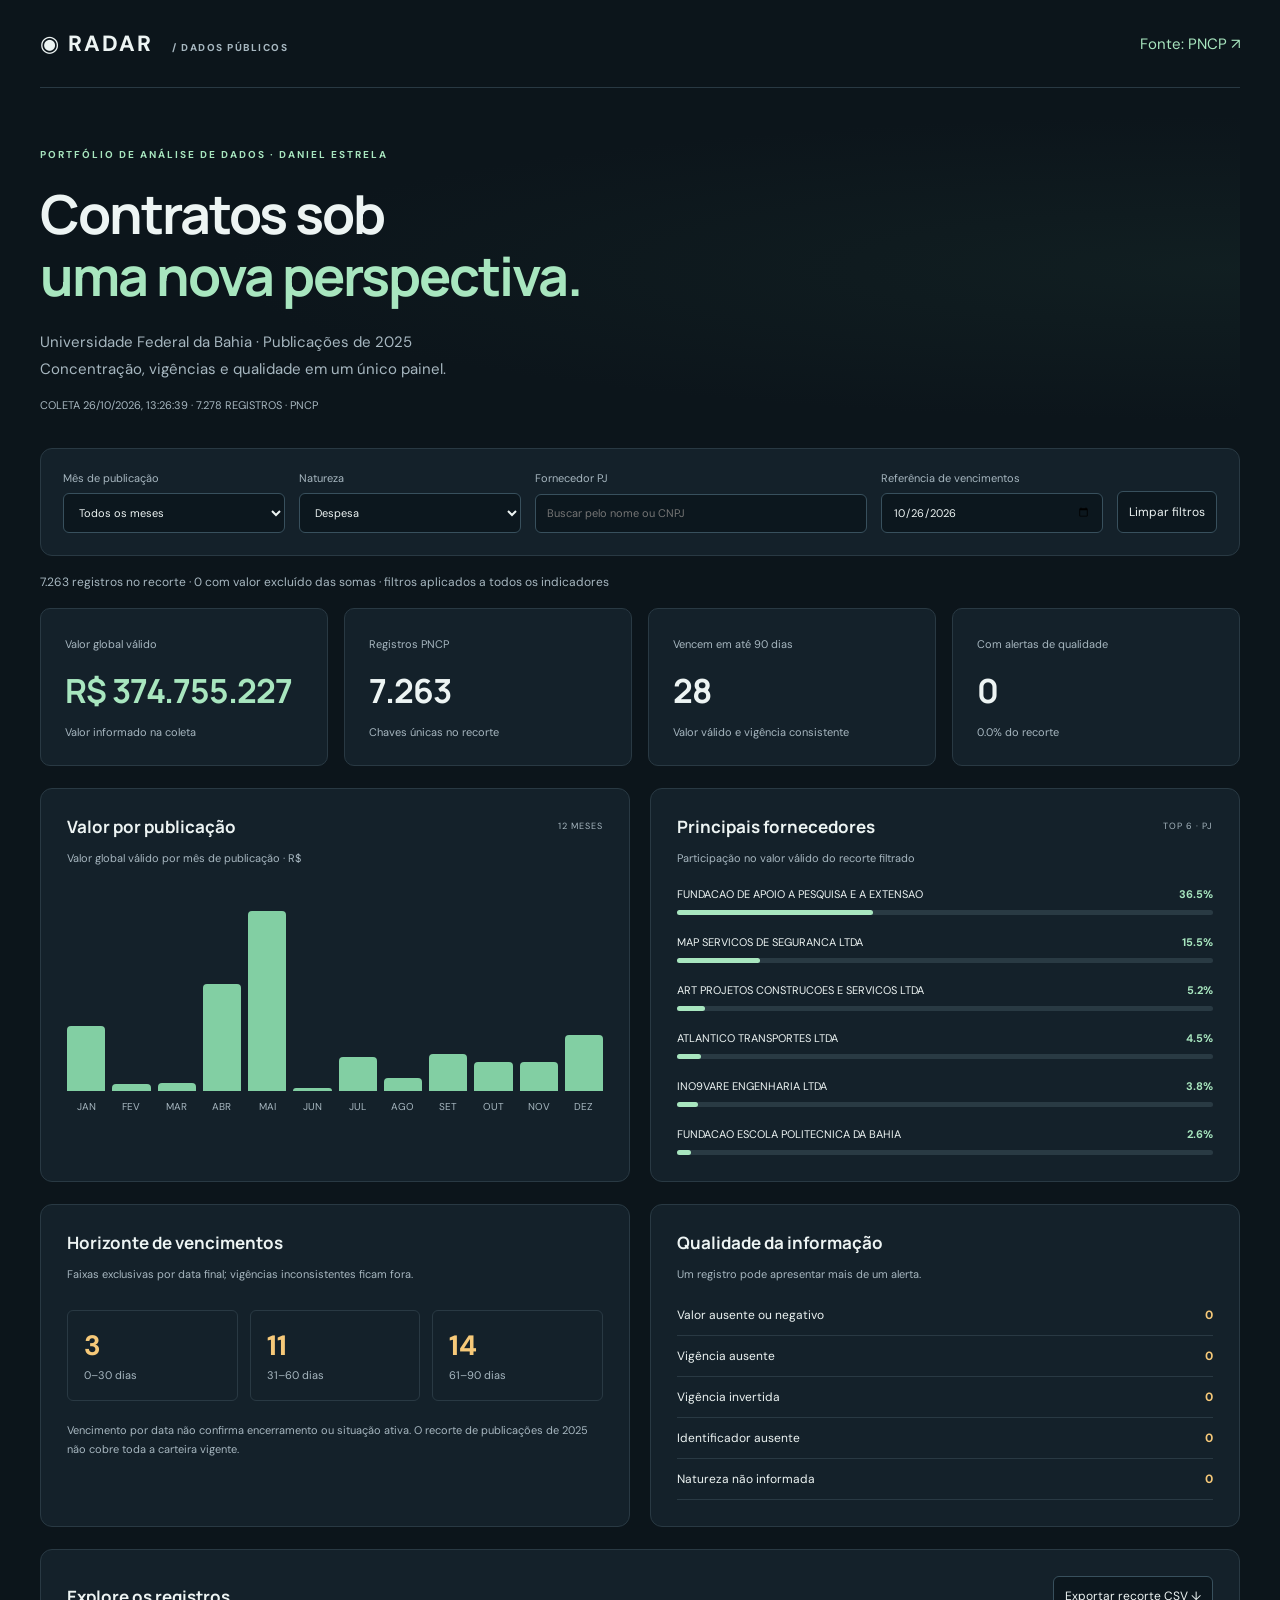
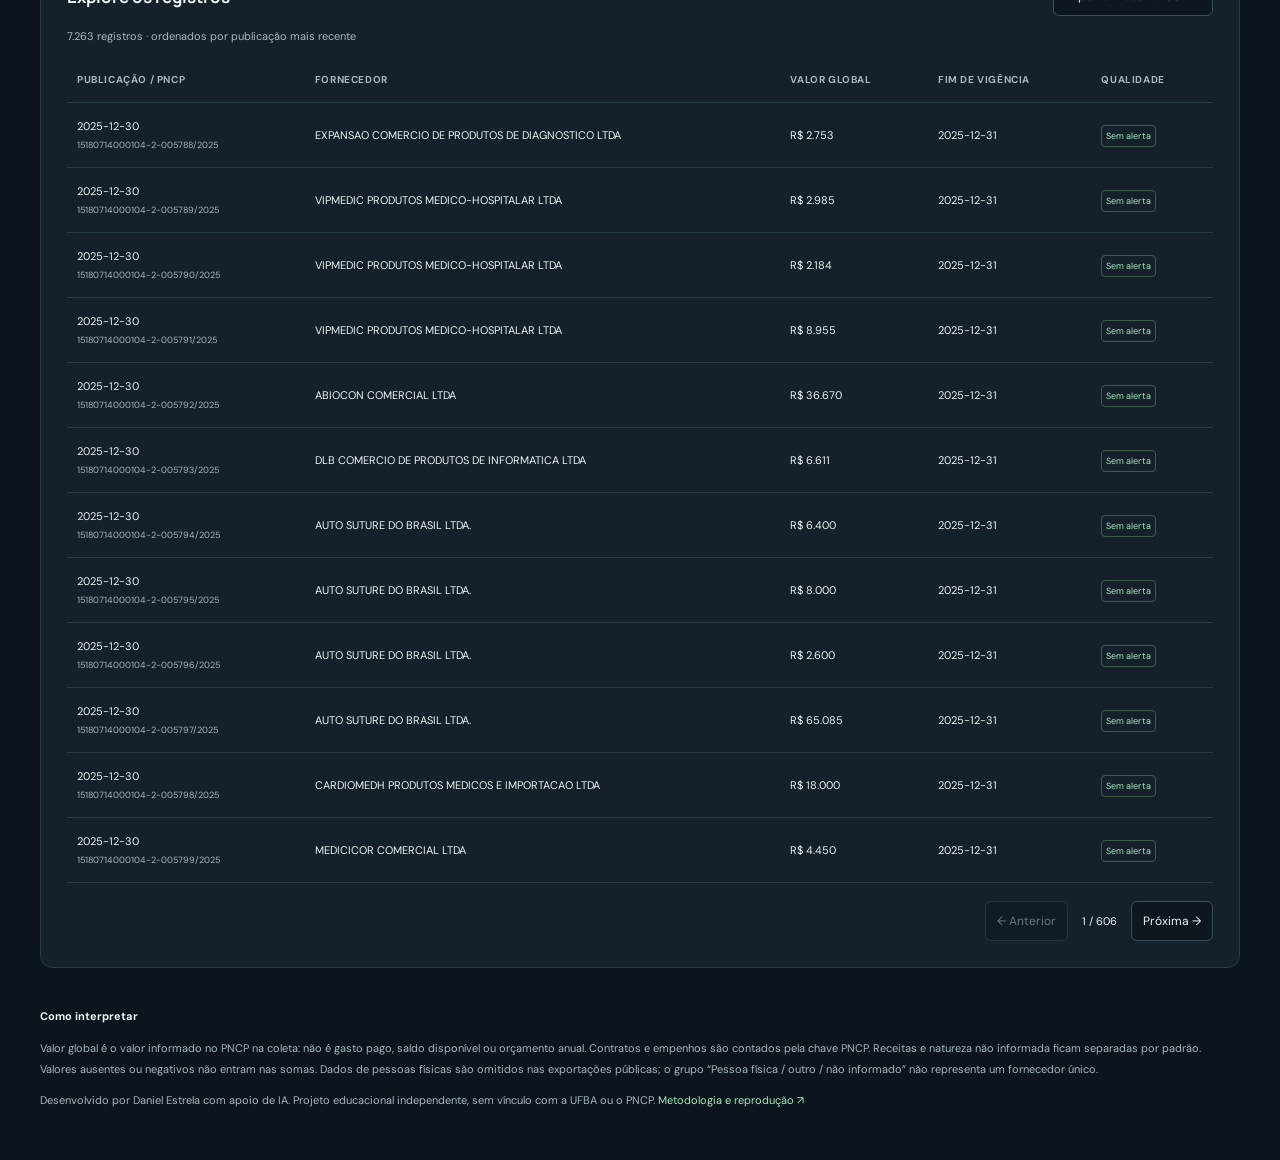
<file: docs/index.html>
<!doctype html>
<html lang="pt-BR"><head><meta charset="utf-8"><meta name="viewport" content="width=device-width,initial-scale=1"><title>Radar de Contratos | UFBA</title><link rel="stylesheet" href="style.css"></head>
<body><main><header><div class="brand">◉ RADAR <span>/ DADOS PÚBLICOS</span></div><a href="https://pncp.gov.br" target="_blank" rel="noopener">Fonte: PNCP ↗</a></header>
<section class="hero"><div class="eyebrow">PORTFÓLIO DE ANÁLISE DE DADOS · DANIEL ESTRELA</div><h1>Contratos sob<br><em>uma nova perspectiva.</em></h1><p>Universidade Federal da Bahia · Publicações de 2025<br>Concentração, vigências e qualidade em um único painel.</p><div id="stamp" class="stamp"></div></section>
<section class="filters" aria-label="Filtros"><label>Mês de publicação<select id="month"><option value="">Todos os meses</option></select></label><label>Natureza<select id="nature"><option value="despesa">Despesa</option><option value="receita">Receita</option><option value="nao_informada">Não informada</option><option value="">Todas</option></select></label><label>Fornecedor PJ<input id="search" placeholder="Buscar pelo nome ou CNPJ"></label><label>Referência de vencimentos<input id="reference" type="date"></label><button id="reset">Limpar filtros</button></section>
<div class="scope" id="scope"></div><section class="cards" id="cards"></section>
<section class="charts"><article><div class="section-title"><h2>Valor por publicação</h2><span>12 MESES</span></div><p class="muted">Valor global válido por mês de publicação · R$</p><div id="monthly" class="monthly"></div></article><article><div class="section-title"><h2>Principais fornecedores</h2><span>TOP 6 · PJ</span></div><p class="muted">Participação no valor válido do recorte filtrado</p><div id="suppliers"></div></article></section>
<section class="charts secondary"><article><h2>Horizonte de vencimentos</h2><p class="muted">Faixas exclusivas por data final; vigências inconsistentes ficam fora.</p><div id="expiry" class="expiry"></div><p class="note">Vencimento por data não confirma encerramento ou situação ativa. O recorte de publicações de 2025 não cobre toda a carteira vigente.</p></article><article><h2>Qualidade da informação</h2><p class="muted">Um registro pode apresentar mais de um alerta.</p><div id="quality"></div></article></section>
<article class="detail"><div class="section-title"><h2>Explore os registros</h2><button id="download">Exportar recorte CSV ↓</button></div><p id="tableCount" class="muted"></p><div class="table-wrap"><table><thead><tr><th>Publicação / PNCP</th><th>Fornecedor</th><th>Valor global</th><th>Fim de vigência</th><th>Qualidade</th></tr></thead><tbody id="table"></tbody></table></div><div class="pager"><button id="prev">← Anterior</button><span id="page"></span><button id="next">Próxima →</button></div></article>
<footer><strong>Como interpretar</strong><p>Valor global é o valor informado no PNCP na coleta: não é gasto pago, saldo disponível ou orçamento anual. Contratos e empenhos são contados pela chave PNCP. Receitas e natureza não informada ficam separadas por padrão. Valores ausentes ou negativos não entram nas somas. Dados de pessoas físicas são omitidos nas exportações públicas; o grupo “Pessoa física / outro / não informado” não representa um fornecedor único.</p><p>Desenvolvido por Daniel Estrela com apoio de IA. Projeto educacional independente, sem vínculo com a UFBA ou o PNCP. <a href="metodologia.html">Metodologia e reprodução ↗</a></p></footer></main><script src="data.js"></script><script src="app.js"></script></body></html>
</file>
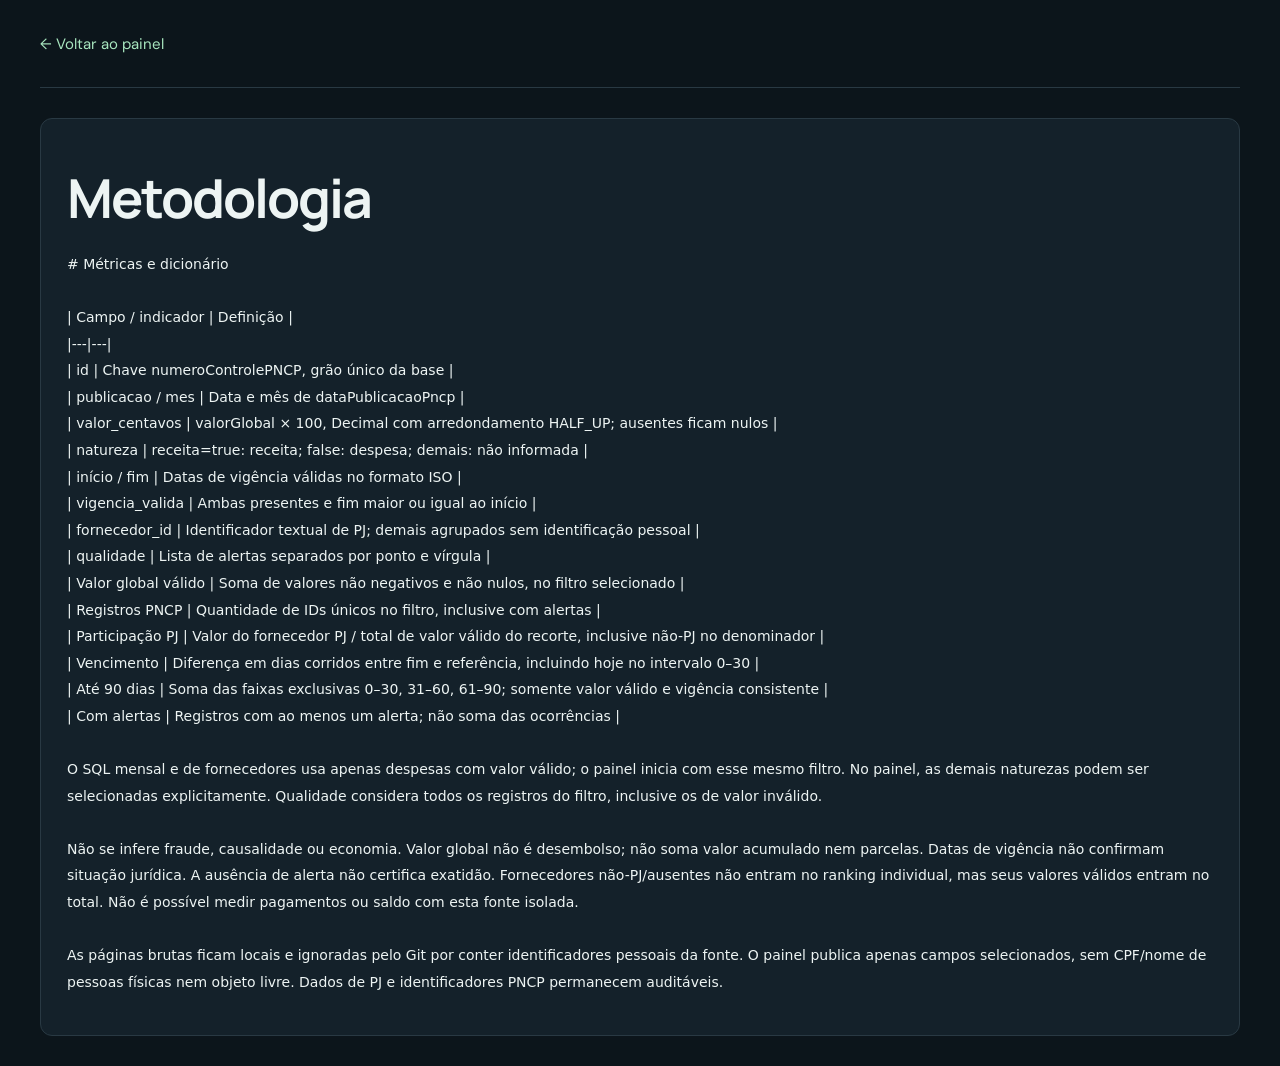
<file: docs/metodologia.html>
<!doctype html><html lang="pt-BR"><meta charset="utf-8"><meta name="viewport" content="width=device-width,initial-scale=1"><title>Metodologia | Radar</title><link rel="stylesheet" href="style.css"><main><header><a href="index.html">← Voltar ao painel</a></header><article style="margin:30px 0"><h1>Metodologia</h1><pre style="white-space:pre-wrap;font:14px/1.9 system-ui"># Métricas e dicionário

| Campo / indicador | Definição |
|---|---|
| id | Chave numeroControlePNCP, grão único da base |
| publicacao / mes | Data e mês de dataPublicacaoPncp |
| valor_centavos | valorGlobal × 100, Decimal com arredondamento HALF_UP; ausentes ficam nulos |
| natureza | receita=true: receita; false: despesa; demais: não informada |
| início / fim | Datas de vigência válidas no formato ISO |
| vigencia_valida | Ambas presentes e fim maior ou igual ao início |
| fornecedor_id | Identificador textual de PJ; demais agrupados sem identificação pessoal |
| qualidade | Lista de alertas separados por ponto e vírgula |
| Valor global válido | Soma de valores não negativos e não nulos, no filtro selecionado |
| Registros PNCP | Quantidade de IDs únicos no filtro, inclusive com alertas |
| Participação PJ | Valor do fornecedor PJ / total de valor válido do recorte, inclusive não-PJ no denominador |
| Vencimento | Diferença em dias corridos entre fim e referência, incluindo hoje no intervalo 0–30 |
| Até 90 dias | Soma das faixas exclusivas 0–30, 31–60, 61–90; somente valor válido e vigência consistente |
| Com alertas | Registros com ao menos um alerta; não soma das ocorrências |

O SQL mensal e de fornecedores usa apenas despesas com valor válido; o painel inicia com esse mesmo filtro. No painel, as demais naturezas podem ser selecionadas explicitamente. Qualidade considera todos os registros do filtro, inclusive os de valor inválido.

Não se infere fraude, causalidade ou economia. Valor global não é desembolso; não soma valor acumulado nem parcelas. Datas de vigência não confirmam situação jurídica. A ausência de alerta não certifica exatidão. Fornecedores não-PJ/ausentes não entram no ranking individual, mas seus valores válidos entram no total. Não é possível medir pagamentos ou saldo com esta fonte isolada.

As páginas brutas ficam locais e ignoradas pelo Git por conter identificadores pessoais da fonte. O painel publica apenas campos selecionados, sem CPF/nome de pessoas físicas nem objeto livre. Dados de PJ e identificadores PNCP permanecem auditáveis.
</pre></article></main></html>
</file>
<file: docs/style.css>
@import url('https://fonts.googleapis.com/css2?family=DM+Sans:wght@400;500;600;700&family=Manrope:wght@400;600;700;800&display=swap');
:root{--bg:#0c151b;--panel:#14212a;--border:#293943;--muted:#a7b7c0;--text:#edf4f3;--green:#a8e6bf;--amber:#f6c979}*{box-sizing:border-box}body{margin:0;background:var(--bg);color:var(--text);font:15px 'DM Sans',system-ui,sans-serif}main{max-width:1280px;margin:auto;padding:0 40px}header{height:88px;display:flex;align-items:center;justify-content:space-between;border-bottom:1px solid var(--border)}a{color:var(--green);text-decoration:none}.brand{font-size:22px;font-weight:800;letter-spacing:2px}.brand span{font-size:10px;color:var(--muted);letter-spacing:1.5px;margin-left:12px}.hero{padding:60px 0 36px;position:relative;background:radial-gradient(ellipse at right, #203d363d,transparent 60%)}.eyebrow{font-size:10px;letter-spacing:2px;color:var(--green);font-weight:700}h1{font-family:Manrope,system-ui,sans-serif;font-size:clamp(32px,4.2vw,54px);letter-spacing:-2px;line-height:1.15;margin:22px 0}h1 em{font-style:normal;color:var(--green)}.hero p{color:var(--muted);line-height:1.8}.stamp{font-size:11px;color:var(--muted)}.filters{display:grid;grid-template-columns:1fr 1fr 1.5fr 1fr auto;gap:14px;padding:22px;background:var(--panel);border:1px solid var(--border);border-radius:12px}label{font-size:11px;color:var(--muted);display:grid;gap:8px}select,input,button{font:inherit;color:var(--text);background:#0c171e;border:1px solid #38505d;border-radius:6px;padding:11px;min-width:0}button{cursor:pointer;font-size:12px}button:hover{border-color:var(--green)}button:disabled{opacity:.4;cursor:default}.filters button{align-self:end;height:42px}.scope{color:var(--muted);font-size:12px;margin:18px 0}.cards{display:grid;grid-template-columns:repeat(4,1fr);gap:16px}.card{border:1px solid var(--border);border-radius:10px;padding:24px;background:var(--panel)}.card .label{font-size:11px;color:var(--muted)}.card strong{display:block;font-size:clamp(23px,2.6vw,34px);font-family:Manrope,system-ui;margin:15px 0 8px;letter-spacing:-1px}.card small{font-size:11px;color:var(--muted)}.card:first-child strong{color:var(--green)}.charts{display:grid;grid-template-columns:1fr 1fr;gap:20px;margin-top:22px}article{background:var(--panel);border:1px solid var(--border);border-radius:12px;padding:26px;min-width:0}h2{font:700 17px Manrope,system-ui;margin:0}.section-title{display:flex;align-items:center;justify-content:space-between;gap:10px}.section-title>span{font-size:9px;color:var(--muted);letter-spacing:1px}.muted{font-size:11px;color:var(--muted);line-height:1.7}.monthly{display:flex;gap:7px;align-items:end;height:235px;padding-top:30px}.month{flex:1;height:100%;display:flex;flex-direction:column;justify-content:end;text-align:center;gap:9px;font-size:10px;color:var(--muted)}.bar{background:#82cfa3;min-height:2px;border-radius:4px 4px 0 0}.month:hover .bar{background:#c1f6d4}.supplier{margin-top:20px}.supplier-head{display:flex;justify-content:space-between;gap:12px;font-size:11px}.supplier-head span{white-space:nowrap;overflow:hidden;text-overflow:ellipsis}.supplier-head b{color:var(--green)}.track{height:5px;background:#293a43;border-radius:3px;margin-top:9px}.track i{display:block;height:100%;background:var(--green);border-radius:3px}.expiry{display:grid;grid-template-columns:repeat(3,1fr);gap:12px;margin-top:26px}.expiry div{border:1px solid var(--border);padding:16px;border-radius:6px}.expiry strong{display:block;font-size:28px;color:var(--amber)}.expiry small{font-size:11px;color:var(--muted)}.note{color:var(--muted);font-size:11px;line-height:1.7;margin-top:20px}.quality-row{display:flex;justify-content:space-between;border-bottom:1px solid var(--border);padding:12px 0;font-size:12px}.quality-row strong{color:var(--amber)}.detail{margin-top:22px}.table-wrap{overflow:auto}table{width:100%;border-collapse:collapse;min-width:760px}th{text-align:left;color:var(--muted);font-size:10px;text-transform:uppercase;letter-spacing:.6px}td,th{padding:16px 10px;border-bottom:1px solid var(--border)}td{font-size:11px}td small{display:block;color:var(--muted);font-size:9px;margin-top:6px}.badge{font-size:9px;border:1px solid #3d5c4c;color:var(--green);border-radius:4px;padding:4px}.badge.warn{color:var(--amber);border-color:#6b593a}.pager{display:flex;justify-content:end;align-items:center;gap:14px;margin-top:18px;font-size:11px}footer{padding:38px 0;color:var(--muted);font-size:11px;line-height:1.9}footer strong{color:var(--text)}@media(max-width:850px){main{padding:0 18px}.filters{grid-template-columns:1fr 1fr}.cards{grid-template-columns:1fr 1fr}.charts{grid-template-columns:1fr}.hero{padding-top:35px}.brand span{display:none}}@media(max-width:480px){.filters{grid-template-columns:1fr}.card{padding:18px}.expiry{gap:5px}.expiry div{padding:10px}header a{font-size:11px}.section-title{flex-wrap:wrap}}
</file>
